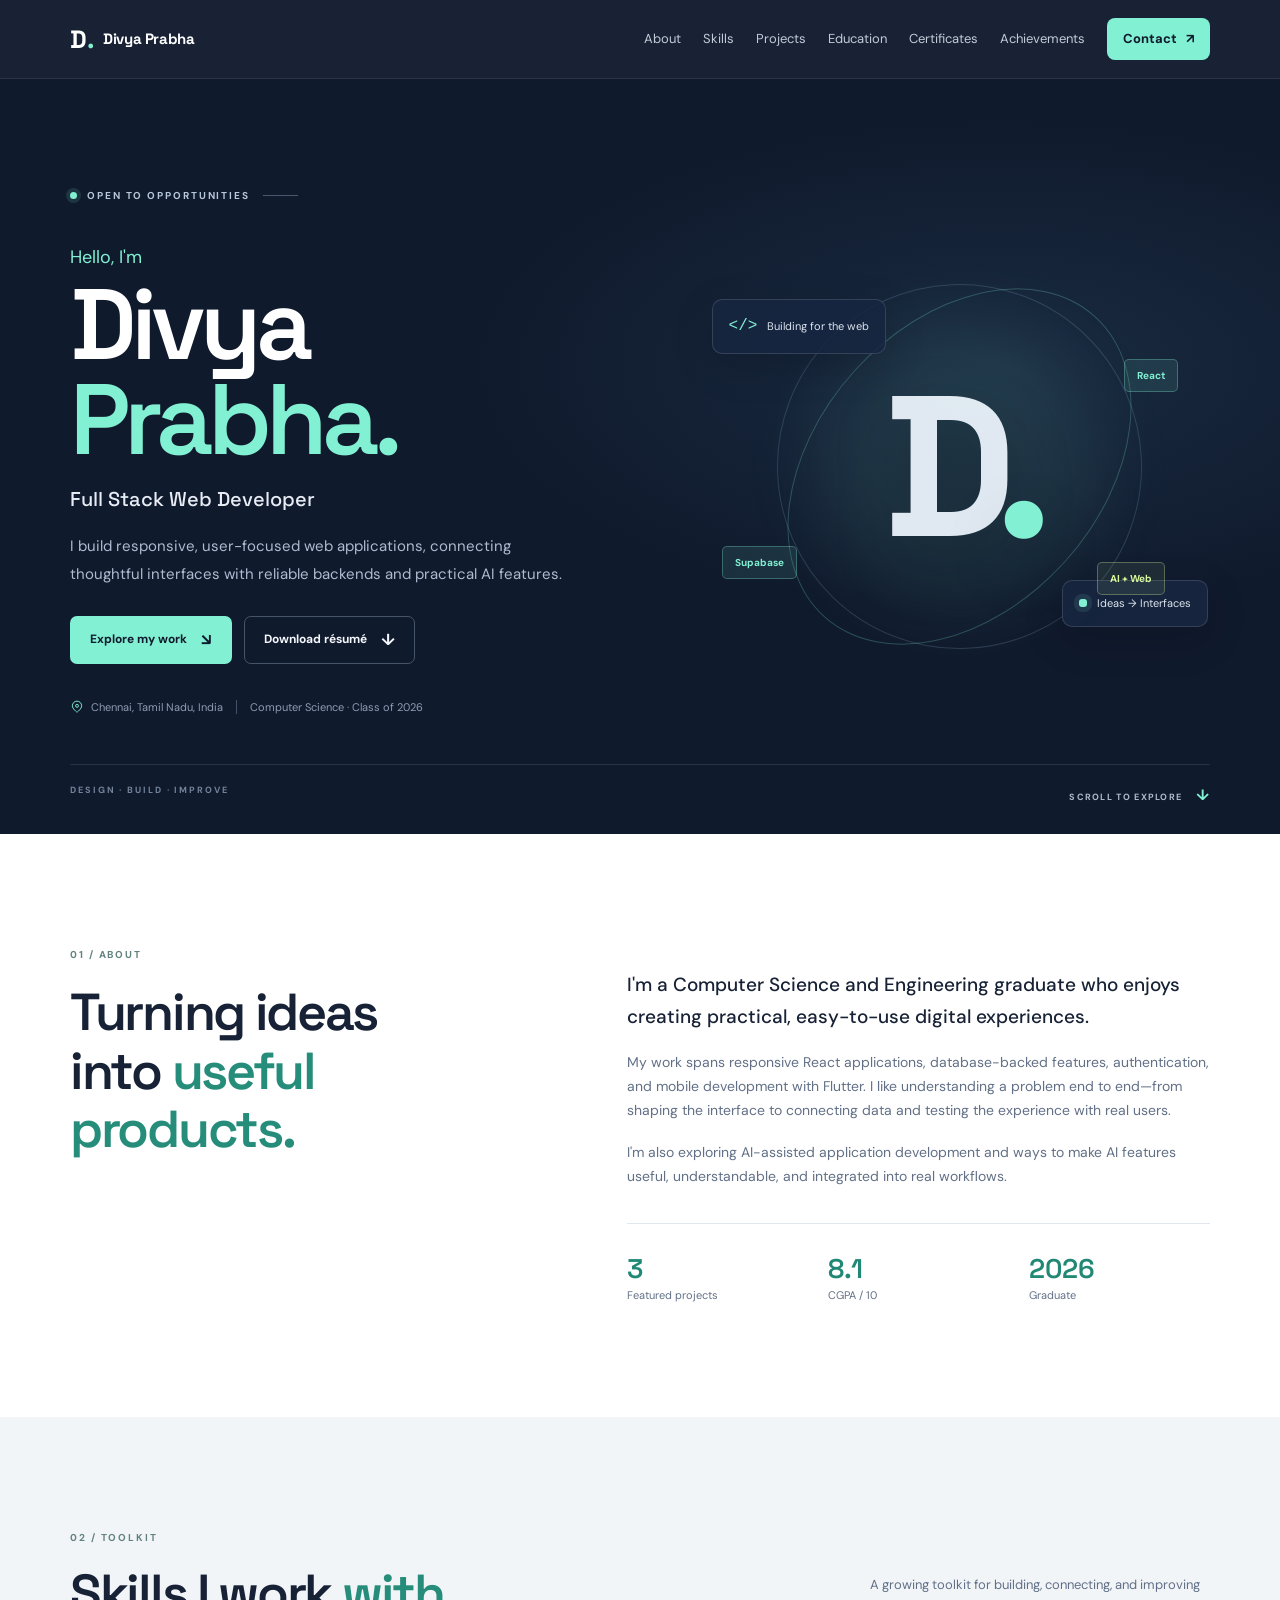
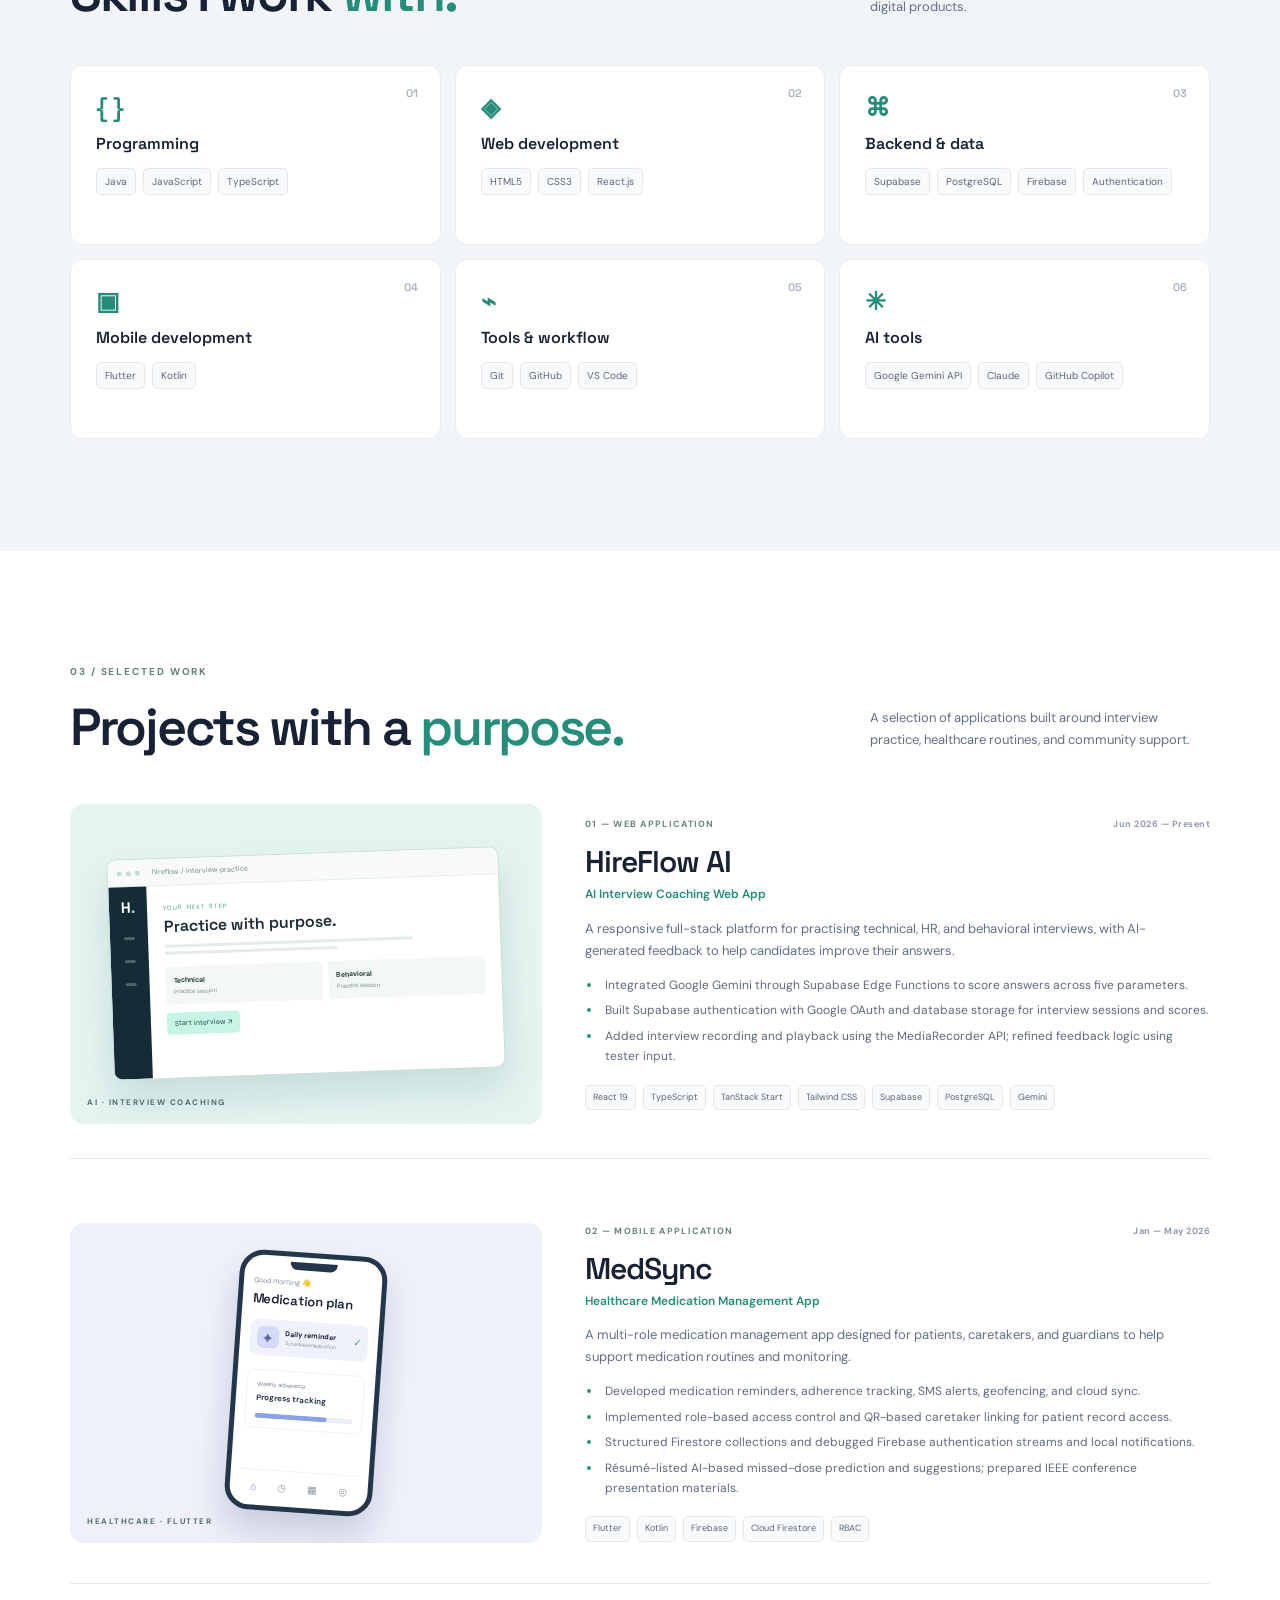
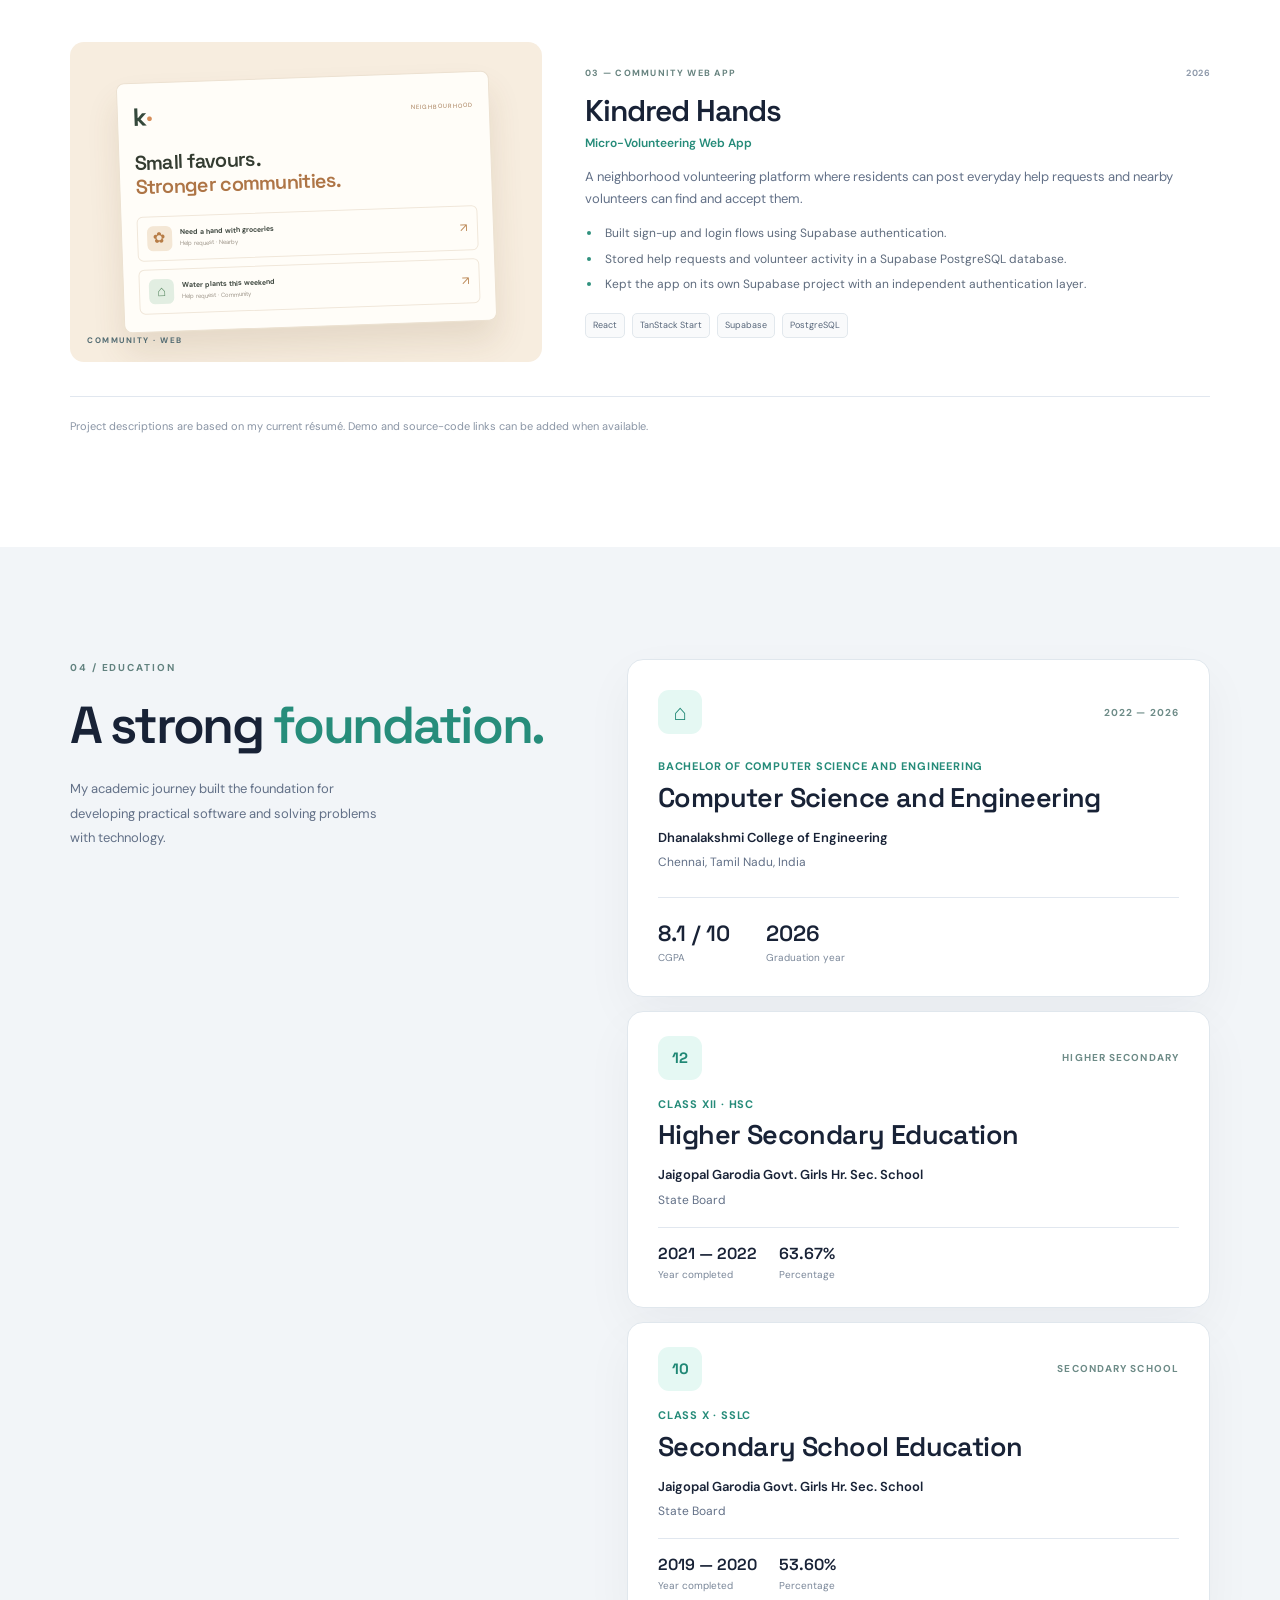
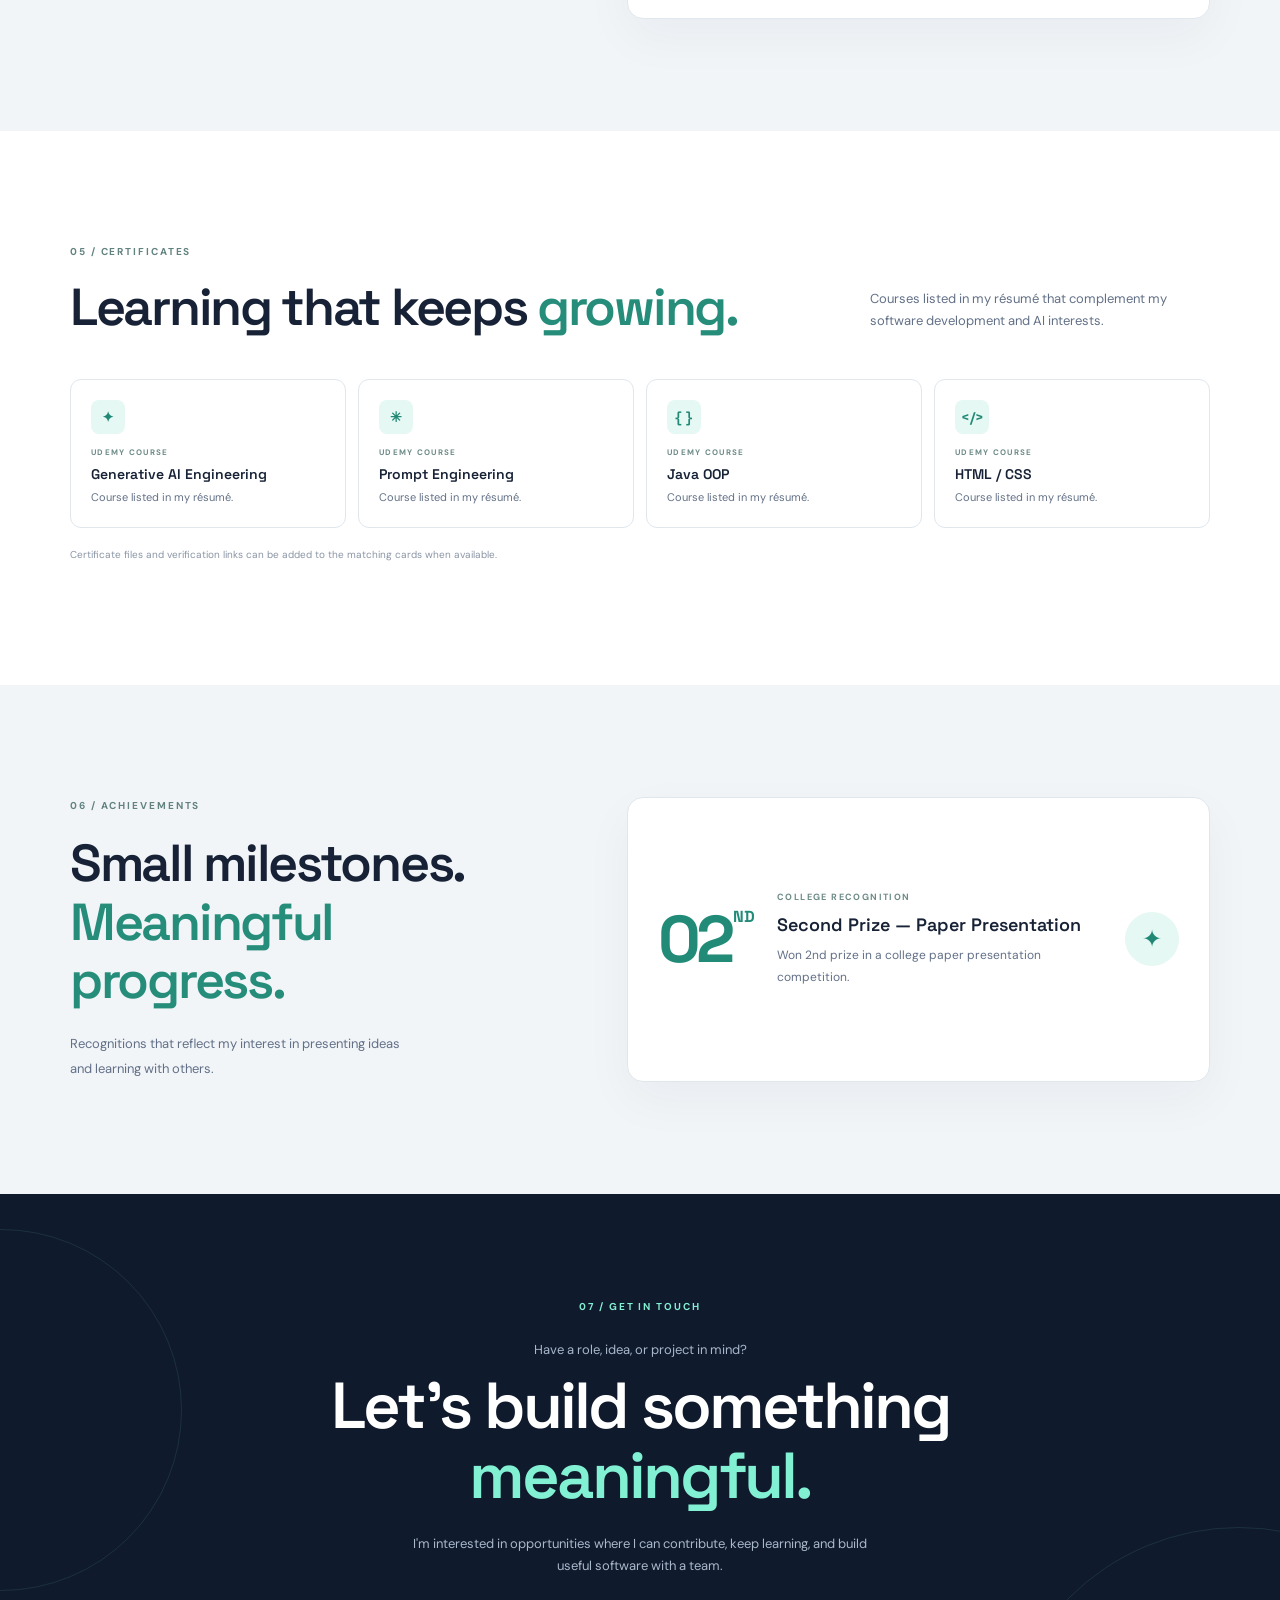
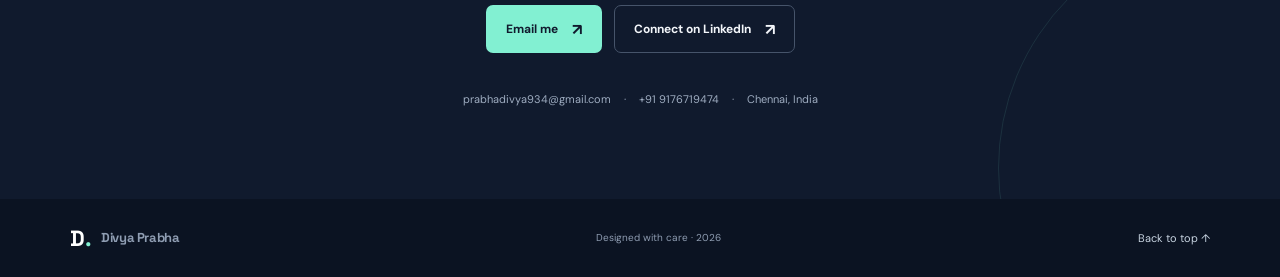
<file: DivyaPrabha_Portfolio/index.html>
<!doctype html>
<html lang="en">

<head>
  <meta charset="utf-8" />
  <meta name="viewport" content="width=device-width, initial-scale=1" />
  <meta name="theme-color" content="#101a2d" />
  <meta name="description"
    content="Portfolio of Divya Prabha, a Full Stack Web Developer working with React, TypeScript, Supabase, Firebase, and AI-assisted application development." />
  <title>Divya Prabha | Full Stack Web Developer</title>
  <link rel="preconnect" href="https://fonts.googleapis.com" />
  <link rel="preconnect" href="https://fonts.gstatic.com" crossorigin />
  <link
    href="https://fonts.googleapis.com/css2?family=DM+Sans:wght@400;500;600;700&family=Space+Grotesk:wght@400;500;600;700&display=swap"
    rel="stylesheet" />
  <link rel="stylesheet" href="styles.css" />
</head>

<body>
  <a class="skip-link" href="#main">Skip to content</a>
  <header class="site-header">
    <div class="nav-wrap container">
      <a class="brand" href="#home" aria-label="Divya Prabha home"><span class="brand-mark">D<span>.</span></span><span
          class="brand-name">Divya Prabha</span></a>
      <button class="menu-toggle" type="button" aria-label="Open navigation" aria-expanded="false"
        aria-controls="primary-nav"><span></span><span></span></button>
      <nav class="nav-links" id="primary-nav" aria-label="Main navigation">
        <a href="#about">About</a>
        <a href="#skills">Skills</a>
        <a href="#projects">Projects</a>
        <a href="#education">Education</a>
        <a href="#certificates">Certificates</a>
        <a href="#achievements">Achievements</a>
        <a class="nav-contact" href="#contact">Contact <span aria-hidden="true">↗</span></a>
      </nav>
    </div>
  </header>

  <main id="main">
    <section class="hero section" id="home">
      <div class="hero-grid container">
        <div class="hero-copy">
          <div class="eyebrow"><span class="status-dot"></span> OPEN TO OPPORTUNITIES <span class="eyebrow-line"></span>
          </div>
          <p class="hero-kicker">Hello, I'm</p>
          <h1>Divya<br /><span>Prabha.</span></h1>
          <h2>Full Stack Web Developer</h2>
          <p class="hero-description">I build responsive, user-focused web applications, connecting thoughtful
            interfaces with reliable backends and practical AI features.</p>
          <div class="hero-actions">
            <a class="button button-primary" href="#projects">Explore my work <span aria-hidden="true">↘</span></a>
            <a class="button button-outline" href="assets/Divya_Prabha_Resume.pdf" download>Download résumé <span
                aria-hidden="true">↓</span></a>
          </div>
          <div class="hero-meta">
            <span><svg viewBox="0 0 24 24" aria-hidden="true">
                <path d="M20 10c0 5-8 11-8 11S4 15 4 10a8 8 0 1 1 16 0Z" />
                <circle cx="12" cy="10" r="2.5" />
              </svg> Chennai, Tamil Nadu, India</span>
            <span class="meta-divider"></span>
            <span>Computer Science · Class of 2026</span>
          </div>
        </div>
        <div class="hero-art" aria-label="Decorative initials and technology motifs" role="img">
          <div class="art-orbit orbit-one"></div>
          <div class="art-orbit orbit-two"></div>
          <div class="art-glow"></div>
          <div class="art-card art-card-top"><span class="mini-icon">&lt;/&gt;</span><span>Building for the web</span>
          </div>
          <div class="monogram">D<span>.</span></div>
          <div class="art-card art-card-bottom"><span class="code-dot"></span><span>Ideas → Interfaces</span></div>
          <div class="art-chip chip-react">React</div>
          <div class="art-chip chip-db">Supabase</div>
          <div class="art-chip chip-ai">AI + Web</div>
        </div>
      </div>
      <div class="hero-bottom container"><span>DESIGN · BUILD · IMPROVE</span><a href="#about"
          aria-label="Scroll to about section" class="scroll-cue">SCROLL TO EXPLORE <span>↓</span></a></div>
    </section>

    <section class="section about-section" id="about">
      <div class="container section-grid">
        <div class="section-heading">
          <p class="section-label">01 / ABOUT</p>
          <h2>Turning ideas<br />into <span>useful products.</span></h2>
        </div>
        <div class="about-content">
          <p class="lead">I'm a Computer Science and Engineering graduate who enjoys creating practical, easy-to-use
            digital experiences.</p>
          <p>My work spans responsive React applications, database-backed features, authentication, and mobile
            development with Flutter. I like understanding a problem end to end—from shaping the interface to connecting
            data and testing the experience with real users.</p>
          <p>I'm also exploring AI-assisted application development and ways to make AI features useful, understandable,
            and integrated into real workflows.</p>
          <div class="about-facts">
            <div><strong>3</strong><span>Featured projects</span></div>
            <div><strong>8.1</strong><span>CGPA / 10</span></div>
            <div><strong>2026</strong><span>Graduate</span></div>
          </div>
        </div>
      </div>
    </section>

    <section class="section skills-section" id="skills">
      <div class="container">
        <div class="section-heading heading-row">
          <div>
            <p class="section-label">02 / TOOLKIT</p>
            <h2>Skills I work <span>with.</span></h2>
          </div>
          <p class="heading-note">A growing toolkit for building, connecting, and improving digital products.</p>
        </div>
        <div class="skills-grid">
          <article class="skill-card">
            <div class="skill-number">01</div>
            <div class="skill-icon">{ }</div>
            <h3>Programming</h3>
            <div class="tag-list"><span>Java</span><span>JavaScript</span><span>TypeScript</span></div>
          </article>
          <article class="skill-card">
            <div class="skill-number">02</div>
            <div class="skill-icon">◈</div>
            <h3>Web development</h3>
            <div class="tag-list"><span>HTML5</span><span>CSS3</span><span>React.js</span>
            </div>
          </article>
          <article class="skill-card">
            <div class="skill-number">03</div>
            <div class="skill-icon">⌘</div>
            <h3>Backend & data</h3>
            <div class="tag-list">
              <span>Supabase</span><span>PostgreSQL</span><span>Firebase</span><span>Authentication</span>
            </div>
          </article>
          <article class="skill-card">
            <div class="skill-number">04</div>
            <div class="skill-icon">▣</div>
            <h3>Mobile development</h3>
            <div class="tag-list"><span>Flutter</span><span>Kotlin</span></div>
          </article>
          <article class="skill-card">
            <div class="skill-number">05</div>
            <div class="skill-icon">⌁</div>
            <h3>Tools & workflow</h3>
            <div class="tag-list"><span>Git</span><span>GitHub</span><span>VS Code</span></div>
          </article>
          <article class="skill-card">
            <div class="skill-number">06</div>
            <div class="skill-icon">✳</div>
            <h3>AI tools</h3>
            <div class="tag-list"><span>Google Gemini API</span><span>Claude</span><span>GitHub Copilot</span></div>
          </article>
        </div>
      </div>
    </section>

    <section class="section projects-section" id="projects">
      <div class="container">
        <div class="section-heading heading-row">
          <div>
            <p class="section-label">03 / SELECTED WORK</p>
            <h2>Projects with a <span>purpose.</span></h2>
          </div>
          <p class="heading-note">A selection of applications built around interview practice, healthcare routines, and
            community support.</p>
        </div>
        <div class="projects-list">
          <article class="project-card project-featured">
            <div class="project-visual visual-hireflow">
              <div class="visual-window">
                <div class="window-bar"><i></i><i></i><i></i><span>hireflow / interview practice</span></div>
                <div class="mock-dashboard">
                  <div class="mock-sidebar"><b>H<span>.</span></b><i></i><i></i><i></i></div>
                  <div class="mock-main"><span class="mock-overline">YOUR NEXT STEP</span><strong>Practice with
                      purpose.</strong>
                    <div class="mock-lines"><i></i><i></i></div>
                    <div class="mock-panels"><span><b>Technical</b><small>Practice
                          session</small></span><span><b>Behavioral</b><small>Practice session</small></span></div>
                    <div class="mock-action">Start interview ↗</div>
                  </div>
                </div>
              </div><span class="visual-caption">AI · INTERVIEW COACHING</span>
            </div>
            <div class="project-info">
              <div class="project-topline"><span class="project-type">01 — WEB APPLICATION</span><span
                  class="project-year">Jun 2026 — Present</span></div>
              <h3>HireFlow AI</h3>
              <p class="project-subtitle">AI Interview Coaching Web App</p>
              <p>A responsive full-stack platform for practising technical, HR, and behavioral interviews, with
                AI-generated feedback to help candidates improve their answers.</p>
              <ul class="project-highlights">
                <li>Integrated Google Gemini through Supabase Edge Functions to score answers across five parameters.
                </li>
                <li>Built Supabase authentication with Google OAuth and database storage for interview sessions and
                  scores.</li>
                <li>Added interview recording and playback using the MediaRecorder API; refined feedback logic using
                  tester input.</li>
              </ul>
              <div class="project-tags"><span>React 19</span><span>TypeScript</span><span>TanStack
                  Start</span><span>Tailwind CSS</span><span>Supabase</span><span>PostgreSQL</span><span>Gemini</span>
              </div>
            </div>
          </article>
          <article class="project-card">
            <div class="project-visual visual-medsync">
              <div class="phone-mock">
                <div class="phone-notch"></div>
                <div class="phone-screen">
                  <div class="phone-greeting">Good morning 👋</div>
                  <div class="phone-title">Medication plan</div>
                  <div class="medicine-tile"><span class="pill-art">✦</span><span><b>Daily reminder</b><small>Scheduled
                        medication</small></span><em>✓</em></div>
                  <div class="phone-progress"><span>Weekly adherence</span><b>Progress tracking</b>
                    <div><i></i></div>
                  </div>
                  <div class="phone-nav"><span>⌂</span><span>◷</span><span>▦</span><span>◎</span></div>
                </div>
              </div><span class="visual-caption">HEALTHCARE · FLUTTER</span>
            </div>
            <div class="project-info">
              <div class="project-topline"><span class="project-type">02 — MOBILE APPLICATION</span><span
                  class="project-year">Jan — May 2026</span></div>
              <h3>MedSync</h3>
              <p class="project-subtitle">Healthcare Medication Management App</p>
              <p>A multi-role medication management app designed for patients, caretakers, and guardians to help support
                medication routines and monitoring.</p>
              <ul class="project-highlights">
                <li>Developed medication reminders, adherence tracking, SMS alerts, geofencing, and cloud sync.</li>
                <li>Implemented role-based access control and QR-based caretaker linking for patient record access.</li>
                <li>Structured Firestore collections and debugged Firebase authentication streams and local
                  notifications.</li>
                <li>Résumé-listed AI-based missed-dose prediction and suggestions; prepared IEEE conference presentation
                  materials.</li>
              </ul>
              <div class="project-tags"><span>Flutter</span><span>Kotlin</span><span>Firebase</span><span>Cloud
                  Firestore</span><span>RBAC</span></div>
            </div>
          </article>
          <article class="project-card">
            <div class="project-visual visual-kindred">
              <div class="community-board">
                <div class="community-top"><span class="community-logo">k<span>·</span></span><span
                    class="community-badge">NEIGHBOURHOOD</span></div>
                <h4>Small favours.<br /><span>Stronger communities.</span></h4>
                <div class="help-request"><span class="request-icon">✿</span><span><b>Need a hand with
                      groceries</b><small>Help request · Nearby</small></span><span class="request-arrow">↗</span></div>
                <div class="help-request second"><span class="request-icon">⌂</span><span><b>Water plants this
                      weekend</b><small>Help request · Community</small></span><span class="request-arrow">↗</span>
                </div>
              </div><span class="visual-caption">COMMUNITY · WEB</span>
            </div>
            <div class="project-info">
              <div class="project-topline"><span class="project-type">03 — COMMUNITY WEB APP</span><span
                  class="project-year">2026</span></div>
              <h3>Kindred Hands</h3>
              <p class="project-subtitle">Micro-Volunteering Web App</p>
              <p>A neighborhood volunteering platform where residents can post everyday help requests and nearby
                volunteers can find and accept them.</p>
              <ul class="project-highlights">
                <li>Built sign-up and login flows using Supabase authentication.</li>
                <li>Stored help requests and volunteer activity in a Supabase PostgreSQL database.</li>
                <li>Kept the app on its own Supabase project with an independent authentication layer.</li>
              </ul>
              <div class="project-tags"><span>React</span><span>TanStack
                  Start</span><span>Supabase</span><span>PostgreSQL</span></div>
            </div>
          </article>
        </div>
        <p class="project-footnote">Project descriptions are based on my current résumé. Demo and source-code links can
          be added when available.</p>
      </div>
    </section>

    <section class="section education-section" id="education">
      <div class="container section-grid">
        <div class="section-heading">
          <p class="section-label">04 / EDUCATION</p>
          <h2>A strong <span>foundation.</span></h2>
          <p class="section-intro">My academic journey built the foundation for developing practical software and
            solving problems with technology.</p>
        </div>
        <div class="education-items">
          <article class="education-card">
            <div class="education-card-top"><span class="education-icon" aria-hidden="true">⌂</span><span
                class="education-year">2022 — 2026</span></div>
            <p class="education-degree">Bachelor of Computer Science and Engineering</p>
            <h3>Computer Science and Engineering</h3>
            <p class="education-college">Dhanalakshmi College of Engineering</p>
            <p class="education-location">Chennai, Tamil Nadu, India</p>
            <div class="education-stats">
              <div><strong>8.1 / 10</strong><span>CGPA</span></div>
              <div><strong>2026</strong><span>Graduation year</span></div>
            </div>
          </article>

          <article class="education-card school-card">
            <div class="education-card-top"><span class="education-icon" aria-hidden="true">12</span><span
                class="education-year">HIGHER SECONDARY</span></div>
            <p class="education-degree">Class XII · HSC</p>
            <h3>Higher Secondary Education</h3>
            <p class="education-college">Jaigopal Garodia Govt. Girls Hr. Sec. School</p>
            <p class="education-location">State Board</p>
            <div class="education-stats">
              <div><strong>2021 — 2022</strong><span>Year completed</span></div>
              <div><strong>63.67%</strong><span>Percentage</span></div>
            </div>
          </article>

          <article class="education-card school-card">
            <div class="education-card-top"><span class="education-icon" aria-hidden="true">10</span><span
                class="education-year">SECONDARY SCHOOL</span></div>
            <p class="education-degree">Class X · SSLC</p>
            <h3>Secondary School Education</h3>
            <p class="education-college">Jaigopal Garodia Govt. Girls Hr. Sec. School</p>
            <p class="education-location">State Board</p>
            <div class="education-stats">
              <div><strong>2019 — 2020</strong><span>Year completed</span></div>
              <div><strong>53.60%</strong><span>Percentage</span></div>
            </div>
          </article>
        </div>
      </div>
    </section>

    <section class="section certificates-section" id="certificates">
      <div class="container">
        <div class="section-heading heading-row">
          <div>
            <p class="section-label">05 / CERTIFICATES</p>
            <h2>Learning that keeps <span>growing.</span></h2>
          </div>
          <p class="heading-note">Courses listed in my résumé that complement my software development and AI interests.
          </p>
        </div>
        <div class="certificate-grid certificate-grid-standalone">
          <article class="certificate-card">
            <div class="certificate-icon" aria-hidden="true">✦</div>
            <div class="certificate-issuer">UDEMY COURSE</div>
            <h4>Generative AI Engineering</h4>
            <p>Course listed in my résumé.</p>
          </article>
          <article class="certificate-card">
            <div class="certificate-icon" aria-hidden="true">✳</div>
            <div class="certificate-issuer">UDEMY COURSE</div>
            <h4>Prompt Engineering</h4>
            <p>Course listed in my résumé.</p>
          </article>
          <article class="certificate-card">
            <div class="certificate-icon" aria-hidden="true">{ }</div>
            <div class="certificate-issuer">UDEMY COURSE</div>
            <h4>Java OOP</h4>
            <p>Course listed in my résumé.</p>
          </article>
          <article class="certificate-card">
            <div class="certificate-icon" aria-hidden="true">&lt;/&gt;</div>
            <div class="certificate-issuer">UDEMY COURSE</div>
            <h4>HTML / CSS</h4>
            <p>Course listed in my résumé.</p>
          </article>
        </div>
        <p class="certificate-note standalone-certificate-note">Certificate files and verification links can be added to
          the matching cards when available.</p>
      </div>
    </section>

    <section class="section achievements-section" id="achievements">
      <div class="container section-grid">
        <div class="section-heading">
          <p class="section-label">06 / ACHIEVEMENTS</p>
          <h2>Small milestones.<br /><span>Meaningful progress.</span></h2>
          <p class="section-intro">Recognitions that reflect my interest in presenting ideas and learning with others.
          </p>
        </div>
        <article class="achievement-card">
          <div class="achievement-number">02<span>ND</span></div>
          <div class="achievement-content">
            <p class="achievement-label">COLLEGE RECOGNITION</p>
            <h3>Second Prize — Paper Presentation</h3>
            <p>Won 2nd prize in a college paper presentation competition.</p>
          </div>
          <div class="achievement-trophy" aria-hidden="true">✦</div>
        </article>
      </div>
    </section>

    <section class="contact-section section" id="contact">
      <div class="container contact-inner">
        <p class="section-label">07 / GET IN TOUCH</p>
        <p class="contact-overline">Have a role, idea, or project in mind?</p>
        <h2>Let's build something<br /><span>meaningful.</span></h2>
        <p class="contact-description">I'm interested in opportunities where I can contribute, keep learning, and build
          useful software with a team.</p>
        <div class="contact-actions"><a class="button button-primary"
            href="https://mail.google.com/mail/?view=cm&fs=1&to=prabhadivya934%40gmail.com" target="_blank"
            rel="noopener noreferrer">Email me <span aria-hidden="true">↗</span></a><a class="button button-outline"
            href="https://www.linkedin.com/in/divya-prabha-2399a2292" target="_blank" rel="noopener noreferrer">Connect
            on LinkedIn <span aria-hidden="true">↗</span></a></div>
        <div class="contact-details"><a href="https://mail.google.com/mail/?view=cm&fs=1&to=prabhadivya934%40gmail.com"
            target="_blank" rel="noopener noreferrer">prabhadivya934@gmail.com</a><span>·</span><a
            href="tel:+919176719474">+91 9176719474</a><span>·</span><span>Chennai, India</span></div>
      </div>
    </section>
  </main>

  <footer class="site-footer">
    <div class="container footer-inner"><a class="brand footer-brand" href="#home"><span
          class="brand-mark">D<span>.</span></span><span class="brand-name">Divya Prabha</span></a>
      <p>Designed with care · <span id="current-year">2026</span></p><a class="back-top" href="#home">Back to top ↑</a>
    </div>
  </footer>
  <script src="script.js"></script>
</body>

</html>
</file>
<file: DivyaPrabha_Portfolio/styles.css>
:root{--ink:#182236;--muted:#627087;--navy:#101a2d;--navy2:#172640;--teal:#82f0d2;--lime:#d9f99d;--paper:#f7f8fb;--white:#fff;--line:#e1e7ef;--radius:20px;--font-body:'DM Sans',sans-serif;--font-display:'Space Grotesk',sans-serif}*{box-sizing:border-box}html{scroll-behavior:smooth;scroll-padding-top:90px}body{margin:0;color:var(--ink);background:var(--paper);font-family:var(--font-body);font-size:15px;line-height:1.7;-webkit-font-smoothing:antialiased}a{color:inherit;text-decoration:none}button,a{-webkit-tap-highlight-color:transparent}button{font:inherit}.container{width:min(1140px,calc(100% - 48px));margin-inline:auto}.section{padding:112px 0}.skip-link{position:absolute;top:-50px;left:20px;background:var(--teal);padding:8px 14px;color:var(--navy);z-index:100}.skip-link:focus{top:10px}.site-header{position:sticky;top:0;z-index:50;background:rgba(16,26,45,.96);backdrop-filter:blur(15px);border-bottom:1px solid rgba(255,255,255,.08);color:#fff}.nav-wrap{height:78px;display:flex;align-items:center;justify-content:space-between}.brand{display:inline-flex;align-items:center;gap:10px;font-family:var(--font-display);font-weight:700;letter-spacing:-.4px}.brand-mark{font-size:25px;line-height:1;color:#fff}.brand-mark span,.brand-name span{color:var(--teal)}.brand-name{font-size:15px}.nav-links{display:flex;align-items:center;gap:34px;font-size:13px;color:#c3cbd8}.nav-links a{transition:color .2s}.nav-links a:hover,.nav-links a:focus-visible{color:var(--teal)}.nav-links .nav-contact{color:var(--navy);background:var(--teal);padding:10px 16px;border-radius:8px;font-weight:700}.nav-links .nav-contact:hover{color:var(--navy);background:#a1f5df}.nav-contact span{margin-left:6px}.menu-toggle{display:none}.hero{padding:90px 0 25px;background:radial-gradient(ellipse at 78% 38%,rgba(49,87,116,.28),transparent 37%),var(--navy);color:#fff;overflow:hidden;min-height:680px;display:flex;flex-direction:column;justify-content:space-between}.hero-grid{display:grid;grid-template-columns:1.08fr .92fr;align-items:center;gap:50px;flex:1}.hero-copy{padding:18px 0 48px}.eyebrow,.section-label,.project-type,.hero-bottom,.visual-caption,.project-year,.timeline-date{font-size:10px;letter-spacing:1.9px;font-weight:700}.eyebrow{display:flex;align-items:center;gap:10px;color:#b8c8dc}.status-dot{width:7px;height:7px;border-radius:50%;background:var(--teal);box-shadow:0 0 0 4px rgba(130,240,210,.12)}.eyebrow-line{height:1px;width:35px;background:#4a5970;margin-left:3px}.hero-kicker{margin:38px 0 0;color:var(--teal);font-size:18px}.hero h1{font:600 clamp(62px,8vw,100px)/.95 var(--font-display);letter-spacing:-6px;margin:4px 0 19px}.hero h1 span{color:var(--teal)}.hero h2{font:500 20px var(--font-display);margin:0;color:#e8edf5}.hero-description{max-width:510px;color:#aebbd0;font-size:15px;line-height:1.9;margin:20px 0 27px}.hero-actions,.contact-actions{display:flex;flex-wrap:wrap;gap:12px}.button{display:inline-flex;align-items:center;justify-content:center;gap:14px;min-height:48px;padding:0 19px;border:1px solid transparent;border-radius:7px;font-weight:700;font-size:12px;transition:transform .2s,background .2s,border-color .2s}.button:hover{transform:translateY(-2px)}.button-primary{background:var(--teal);color:var(--navy)}.button-primary:hover{background:#a1f5df}.button-outline{border-color:#46546a;color:#f3f6fa;background:transparent}.button-outline:hover{border-color:var(--teal);color:var(--teal)}.button span{font-size:16px}.hero-meta{margin-top:34px;display:flex;align-items:center;gap:13px;flex-wrap:wrap;color:#8e9db4;font-size:11px}.hero-meta span:first-child{display:flex;align-items:center;gap:7px}.hero-meta svg{width:14px;height:14px;fill:none;stroke:var(--teal);stroke-width:1.6}.meta-divider{height:14px;width:1px;background:#45536a}.hero-art{position:relative;min-height:440px;display:grid;place-items:center;isolation:isolate}.art-glow{position:absolute;width:280px;height:280px;border-radius:50%;background:rgba(130,240,210,.09);filter:blur(36px)}.art-orbit{position:absolute;width:365px;height:365px;border:1px solid rgba(159,194,218,.19);border-radius:50%;transform:rotate(-24deg)}.orbit-two{width:285px;height:405px;transform:rotate(42deg);border-color:rgba(130,240,210,.24)}.monogram{font:700 200px/.9 var(--font-display);letter-spacing:-18px;color:rgba(235,243,251,.95);text-shadow:0 25px 70px rgba(0,0,0,.2);position:relative;z-index:2}.monogram span{color:var(--teal)}.art-card{position:absolute;z-index:3;display:flex;align-items:center;gap:10px;padding:13px 16px;border:1px solid rgba(255,255,255,.13);background:rgba(23,38,64,.88);box-shadow:0 12px 40px rgba(0,0,0,.16);border-radius:10px;font-size:11px;color:#dce5ef}.art-card-top{top:52px;left:3px}.art-card-bottom{bottom:60px;right:2px}.mini-icon{font-family:monospace;color:var(--teal);font-size:16px}.code-dot{width:8px;height:8px;background:var(--teal);border-radius:3px;box-shadow:0 0 0 5px rgba(130,240,210,.1)}.art-chip{position:absolute;z-index:4;padding:7px 12px;border-radius:5px;background:rgba(130,240,210,.1);border:1px solid rgba(130,240,210,.3);color:var(--teal);font-size:10px;font-weight:700}.chip-react{top:112px;right:32px}.chip-db{bottom:108px;left:13px}.chip-ai{right:45px;top:calc(50% + 95px);color:var(--lime);border-color:rgba(217,249,157,.3);background:rgba(217,249,157,.08)}.hero-bottom{display:flex;justify-content:space-between;color:#74849c;border-top:1px solid rgba(255,255,255,.1);padding-top:18px;font-size:9px}.scroll-cue{color:#aebbd0;letter-spacing:1.3px}.scroll-cue span{color:var(--teal);font-size:15px;margin-left:10px}.about-section{background:#fff}.section-grid{display:grid;grid-template-columns:.9fr 1.1fr;gap:80px}.section-label{margin:0 0 20px;color:#62827f}.section-heading h2{font:600 clamp(36px,4.3vw,52px)/1.13 var(--font-display);letter-spacing:-2.3px;margin:0}.section-heading h2 span,.heading-row h2 span{color:#278d7b}.about-content{padding-top:23px}.about-content p{color:var(--muted);margin:0 0 18px;max-width:600px;font-size:14px}.about-content .lead{font-size:19px;line-height:1.7;color:var(--ink);font-weight:500}.about-facts{display:grid;grid-template-columns:repeat(3,1fr);gap:20px;margin-top:35px;padding-top:27px;border-top:1px solid var(--line)}.about-facts div{display:flex;flex-direction:column}.about-facts strong{font:600 27px var(--font-display);color:#208875}.about-facts span{font-size:11px;color:var(--muted)}.skills-section{background:#f2f5f8}.heading-row{display:flex;justify-content:space-between;align-items:flex-end;gap:40px;margin-bottom:42px}.heading-row .section-label{margin-bottom:18px}.heading-note{max-width:340px;margin:0 0 5px;color:var(--muted);font-size:13px}.skills-grid{display:grid;grid-template-columns:repeat(3,1fr);gap:14px}.skill-card{position:relative;padding:25px 25px 28px;background:#fff;border:1px solid #e8edf2;border-radius:12px;min-height:180px;transition:transform .2s,border-color .2s}.skill-card:hover{transform:translateY(-4px);border-color:#b7dcd4}.skill-number{position:absolute;right:22px;top:20px;color:#a7b1bf;font:600 11px var(--font-display)}.skill-icon{font:600 25px var(--font-display);color:#258c79;margin-bottom:10px}.skill-card h3{font:600 16px var(--font-display);margin:0 0 14px}.tag-list,.project-tags,.cert-list{display:flex;flex-wrap:wrap;gap:7px}.tag-list span,.project-tags span,.cert-list span{border:1px solid #e2e8ed;color:#57667a;background:#f9fafb;border-radius:5px;padding:4px 8px;font-size:10px}.projects-section{background:#fff}.projects-list{display:flex;flex-direction:column;gap:28px}.project-card{display:grid;grid-template-columns:.86fr 1.14fr;gap:43px;align-items:center;padding:30px 0 34px;border-bottom:1px solid var(--line)}.project-card:first-child{padding-top:5px}.project-visual{position:relative;min-height:320px;border-radius:14px;display:flex;align-items:center;justify-content:center;overflow:hidden}.visual-hireflow{background:#e4f4f1}.visual-medsync{background:#eef0fa}.visual-kindred{background:#f7eddf}.visual-caption{position:absolute;left:17px;bottom:14px;font-size:8px;letter-spacing:1.5px;color:#526b72}.visual-window{width:83%;border:1px solid #cbdedb;border-radius:9px;background:#fff;box-shadow:0 20px 35px rgba(41,94,85,.15);overflow:hidden;transform:rotate(-2deg)}.window-bar{height:27px;background:#f7faf9;border-bottom:1px solid #e5eeec;display:flex;align-items:center;gap:4px;padding:0 9px}.window-bar i{width:5px;height:5px;background:#c5d8d4;border-radius:50%}.window-bar span{font-size:7px;color:#6f8b86;margin-left:8px}.mock-dashboard{display:flex;min-height:192px}.mock-sidebar{width:38px;background:#152b36;display:flex;flex-direction:column;align-items:center;gap:20px;padding:11px 0}.mock-sidebar b{font:700 15px var(--font-display);color:#fff}.mock-sidebar b span{color:#86e8cf}.mock-sidebar i{display:block;width:11px;height:3px;border-radius:4px;background:#49656a}.mock-main{padding:17px 16px;flex:1}.mock-overline{font-size:6px;letter-spacing:1.3px;color:#4a9b8a;display:block}.mock-main>strong{font:600 16px var(--font-display);display:block;margin:3px 0 8px;color:#1a2b36}.mock-lines{display:flex;flex-direction:column;gap:4px}.mock-lines i{height:3px;width:78%;background:#e4ecea;border-radius:4px}.mock-lines i:last-child{width:54%}.mock-panels{display:flex;gap:6px;margin-top:12px}.mock-panels span{flex:1;background:#f3f8f6;padding:8px;border-radius:4px}.mock-panels b,.mock-panels small{display:block}.mock-panels b{font-size:7px;color:#273d3e}.mock-panels small{font-size:6px;color:#81948f}.mock-action{margin-top:8px;padding:5px 8px;border-radius:4px;background:#c5f5e7;color:#17483d;font-size:7px;display:inline-block}.phone-mock{width:148px;height:260px;border:5px solid #24364c;border-radius:24px;background:#fff;box-shadow:0 20px 32px rgba(39,48,93,.18);position:relative;transform:rotate(4deg);padding:20px 10px 10px}.phone-notch{position:absolute;top:5px;left:50%;transform:translateX(-50%);width:47px;height:8px;background:#24364c;border-radius:0 0 7px 7px}.phone-screen{height:100%;position:relative}.phone-greeting{font-size:7px;color:#8190a1}.phone-title{font:600 13px var(--font-display);margin:3px 0 12px}.medicine-tile{display:flex;align-items:center;gap:6px;background:#f0f2fb;padding:7px;border-radius:7px}.pill-art{width:22px;height:22px;border-radius:6px;background:#d6dafa;color:#5d66a7;display:grid;place-items:center}.medicine-tile span:nth-child(2){display:flex;flex-direction:column;flex:1}.medicine-tile b{font-size:7px}.medicine-tile small{font-size:5px;color:#8790a4}.medicine-tile em{font-size:10px;color:#4f9a7f;font-style:normal}.phone-progress{margin-top:14px;padding:9px;border:1px solid #edf0f5;border-radius:7px}.phone-progress span,.phone-progress b{display:block;font-size:6px;color:#7b8799}.phone-progress b{font-size:8px;color:#2b3751;margin-top:2px}.phone-progress div{height:5px;border-radius:5px;background:#eaedf7;margin-top:8px;overflow:hidden}.phone-progress i{display:block;height:100%;width:73%;background:#8da1e7;border-radius:5px}.phone-nav{position:absolute;bottom:0;left:0;right:0;border-top:1px solid #edf0f5;display:flex;justify-content:space-around;padding-top:8px;font-size:10px;color:#8c96aa}.phone-nav span:first-child{color:#686fc1}.community-board{width:79%;background:#fffdf8;border:1px solid #ece1d1;border-radius:8px;padding:17px 15px;box-shadow:0 20px 32px rgba(111,78,36,.12);transform:rotate(-2deg)}.community-top{display:flex;align-items:center;justify-content:space-between}.community-logo{font:700 25px var(--font-display);color:#34483b}.community-logo span{color:#d58d59}.community-badge{font-size:6px;letter-spacing:1px;color:#a47b55}.community-board h4{font:600 20px/1.2 var(--font-display);letter-spacing:-.7px;margin:18px 0;color:#343c31}.community-board h4 span{color:#ae7546}.help-request{display:flex;align-items:center;gap:8px;padding:9px;border:1px solid #f0e7da;border-radius:6px;margin-top:8px}.request-icon{width:25px;height:25px;border-radius:6px;background:#f4e7d5;color:#b77c46;display:grid;place-items:center}.help-request>span:nth-child(2){display:flex;flex-direction:column;flex:1}.help-request b{font-size:7px;color:#3d463e}.help-request small{font-size:6px;color:#a0988c}.request-arrow{color:#bb8755;font-size:12px}.help-request.second .request-icon{background:#e2eee2;color:#5c8b65}.project-info{padding:7px 0}.project-topline{display:flex;justify-content:space-between;align-items:center;gap:15px;margin-bottom:12px}.project-type{color:#67837f;font-size:9px;letter-spacing:1.3px}.project-year{color:#8f9aab;font-size:9px;letter-spacing:.5px;white-space:nowrap}.project-info h3{font:600 30px/1.2 var(--font-display);letter-spacing:-1px;margin:0 0 4px}.project-subtitle{font-size:12px!important;color:#258b79!important;font-weight:600;margin:0 0 13px!important}.project-info>p{font-size:13px;color:var(--muted);margin:0 0 13px;max-width:600px}.project-highlights{padding-left:17px;margin:0 0 18px;color:#5e6b7d;font-size:12px}.project-highlights li{padding-left:3px;margin:5px 0}.project-highlights li::marker{color:#30917e}.project-tags span{font-size:9px;padding:4px 7px}.project-footnote{font-size:11px;color:#8a95a5;margin:20px 0 0}.journey-section{background:#f2f5f8}.journey-intro{color:var(--muted);font-size:13px;max-width:300px;margin-top:24px}.journey-content{padding-top:8px}.timeline-item{display:grid;grid-template-columns:16px 105px 1fr;gap:17px;position:relative;padding-bottom:34px}.timeline-item:not(:last-child)::before{content:"";position:absolute;left:6px;top:12px;bottom:0;width:1px;background:#cbd9da}.timeline-marker{width:13px;height:13px;border:3px solid #f2f5f8;border-radius:50%;background:#288b79;box-shadow:0 0 0 1px #7eb9ad;z-index:1;margin-top:4px}.timeline-date{font-size:9px;letter-spacing:1px;color:#6d8b87;padding-top:2px}.timeline-body h3{font:600 16px var(--font-display);margin:0 0 4px}.timeline-body p{margin:6px 0;color:var(--muted);font-size:12px}.timeline-body .timeline-place{color:#758398;font-size:11px}.timeline-body strong{color:var(--ink)}.cert-list{margin-top:12px}.cert-list span{background:#fff}.contact-section{background:var(--navy);color:#fff;text-align:center;padding:104px 0 90px;position:relative;overflow:hidden}.contact-section:before,.contact-section:after{content:"";position:absolute;width:360px;height:360px;border:1px solid rgba(130,240,210,.1);border-radius:50%;pointer-events:none}.contact-section:before{left:-180px;top:35px}.contact-section:after{right:-200px;bottom:-210px;width:480px;height:480px}.contact-inner{position:relative;z-index:1}.contact-section .section-label{color:var(--teal);margin-bottom:24px}.contact-overline{font-size:13px;color:#a8b7cb;margin:0 0 10px}.contact-section h2{font:600 clamp(42px,6vw,65px)/1.08 var(--font-display);letter-spacing:-3px;margin:0}.contact-section h2 span{color:var(--teal)}.contact-description{max-width:490px;margin:22px auto 28px;color:#aab8cb;font-size:13px}.contact-actions{justify-content:center}.contact-details{display:flex;align-items:center;justify-content:center;gap:13px;flex-wrap:wrap;margin-top:37px;color:#9fadc1;font-size:11px}.contact-details a:hover{color:var(--teal)}.site-footer{background:#0b1322;color:#8f9db2}.footer-inner{min-height:78px;display:flex;align-items:center;justify-content:space-between;gap:15px}.footer-brand .brand-mark{font-size:22px}.footer-brand .brand-name{font-size:13px}.footer-inner p{font-size:10px;margin:0}.back-top{font-size:11px;color:#c7d3e0}.back-top:hover{color:var(--teal)}
@media(min-width:1400px){.hero{min-height:730px}.hero-grid{padding-bottom:20px}}
@media(max-width:900px){.section{padding:85px 0}.hero{min-height:auto;padding-top:70px}.hero-grid{grid-template-columns:1fr .8fr;gap:15px}.hero h1{font-size:76px}.hero-art{min-height:360px}.art-orbit{width:290px;height:290px}.orbit-two{height:330px;width:240px}.monogram{font-size:160px}.art-card-top{left:0;top:38px}.art-card-bottom{right:0;bottom:40px}.chip-react{right:8px}.chip-db{left:0}.chip-ai{right:4px}.section-grid{gap:45px}.project-card{gap:28px;grid-template-columns:.9fr 1.1fr}.project-visual{min-height:290px}.project-topline{align-items:flex-start;flex-direction:column;gap:3px}.skills-grid{grid-template-columns:repeat(2,1fr)}}
@media(max-width:680px){.container{width:min(100% - 34px,540px)}.nav-wrap{height:68px}.menu-toggle{display:flex;width:40px;height:40px;border:1px solid rgba(255,255,255,.16);border-radius:8px;background:transparent;flex-direction:column;align-items:center;justify-content:center;gap:5px}.menu-toggle span{width:16px;height:1.5px;background:#fff;transition:transform .2s}.menu-toggle[aria-expanded="true"] span:first-child{transform:translateY(3.25px) rotate(45deg)}.menu-toggle[aria-expanded="true"] span:last-child{transform:translateY(-3.25px) rotate(-45deg)}.nav-links{display:none;position:absolute;top:67px;left:0;right:0;padding:18px 22px 22px;background:#101a2d;border-bottom:1px solid rgba(255,255,255,.1);flex-direction:column;align-items:stretch;gap:0}.nav-links.open{display:flex}.nav-links a{padding:12px 4px}.nav-links .nav-contact{margin-top:8px;text-align:center}.hero{padding:54px 0 20px}.hero-grid{grid-template-columns:1fr;gap:0}.hero-copy{padding:5px 0 0}.eyebrow{font-size:8px;letter-spacing:1.5px}.hero-kicker{margin-top:28px;font-size:15px}.hero h1{font-size:72px;letter-spacing:-4px}.hero h2{font-size:17px}.hero-description{font-size:13px;margin:16px 0 22px}.hero-actions{gap:9px}.button{min-height:46px;padding:0 14px;font-size:11px}.hero-meta{margin-top:25px;font-size:10px;gap:9px}.meta-divider{display:none}.hero-art{min-height:310px;margin-top:15px}.art-orbit{width:255px;height:255px}.orbit-two{width:205px;height:300px}.monogram{font-size:140px;letter-spacing:-12px}.art-card{padding:10px 12px;font-size:9px}.art-card-top{top:24px;left:8px}.art-card-bottom{right:5px;bottom:25px}.chip-react{top:50px;right:10px}.chip-db{bottom:68px;left:4px}.chip-ai{top:calc(50% + 60px);right:2px}.hero-bottom{font-size:8px;padding-top:15px}.section{padding:72px 0}.section-grid{grid-template-columns:1fr;gap:25px}.section-heading h2{font-size:39px;letter-spacing:-1.8px}.about-content{padding-top:0}.about-content .lead{font-size:17px}.about-facts{margin-top:25px;padding-top:20px}.about-facts strong{font-size:24px}.heading-row{display:block;margin-bottom:30px}.heading-note{margin-top:16px;font-size:12px}.skills-grid{grid-template-columns:1fr 1fr;gap:9px}.skill-card{min-height:178px;padding:20px 15px}.skill-number{right:14px;top:14px}.skill-card h3{font-size:14px}.tag-list{gap:5px}.tag-list span{font-size:9px;padding:4px 6px}.project-card{grid-template-columns:1fr;gap:20px;padding:24px 0 28px}.project-card:first-child{padding-top:0}.project-visual{min-height:275px}.project-info{padding:0}.project-topline{flex-direction:row;align-items:center;gap:9px;flex-wrap:wrap}.project-type{font-size:8px}.project-year{font-size:8px}.project-info h3{font-size:28px}.project-highlights{font-size:11px}.project-tags{gap:5px}.project-tags span{font-size:8px}.timeline-item{grid-template-columns:14px 1fr;gap:10px;padding-bottom:28px}.timeline-marker{grid-column:1;grid-row:1 / span 2}.timeline-date{grid-column:2;grid-row:1}.timeline-body{grid-column:2;grid-row:2}.journey-intro{margin-top:18px}.contact-section{padding:75px 0 64px}.contact-section h2{font-size:44px;letter-spacing:-2px}.contact-description{font-size:12px}.contact-details{gap:8px;font-size:10px}.footer-inner{padding:17px 0;min-height:0;flex-wrap:wrap}.footer-inner p{order:3;width:100%;text-align:center}.back-top{margin-left:auto}}
@media(max-width:390px){.hero h1{font-size:63px}.hero-actions{flex-direction:column;align-items:stretch}.button{width:100%}.skills-grid{grid-template-columns:1fr}.skill-card{min-height:auto}.project-topline{align-items:flex-start;flex-direction:column}.contact-details{flex-direction:column;gap:3px}.contact-details>span:nth-of-type(1),.contact-details>span:nth-of-type(2){display:none}}
@media(prefers-reduced-motion:reduce){html{scroll-behavior:auto}*,*::before,*::after{transition:none!important;animation:none!important}}


/* Certificate cards inside the Journey timeline */
.certificate-timeline-item .timeline-body { min-width: 0; }
.certificate-grid { display: grid; grid-template-columns: repeat(2, minmax(0, 1fr)); gap: 12px; margin-top: 18px; }
.certificate-card { min-width: 0; padding: 16px; border: 1px solid #e0e7ed; border-radius: 11px; background: #fff; transition: transform .2s ease, border-color .2s ease, box-shadow .2s ease; }
.certificate-card:hover { transform: translateY(-3px); border-color: #a7d5cc; box-shadow: 0 10px 24px rgba(24, 34, 54, .06); }
.certificate-icon { display: grid; place-items: center; width: 34px; height: 34px; margin-bottom: 12px; border-radius: 8px; background: #e5f8f3; color: #208875; font: 700 14px var(--font-display); }
.certificate-issuer { color: #6d8b87; font-size: 8px; font-weight: 700; letter-spacing: 1.3px; }
.certificate-card h4 { margin: 5px 0 6px; color: var(--ink); font: 600 14px/1.35 var(--font-display); }
.certificate-card p { margin: 0; color: var(--muted); font-size: 11px; line-height: 1.6; }
.certificate-note { margin-top: 14px !important; font-size: 10px !important; color: #8a95a5 !important; }
@media (max-width: 680px) { .certificate-grid { gap: 9px; } .certificate-card { padding: 13px; } .certificate-card h4 { font-size: 13px; } }
@media (max-width: 390px) { .certificate-grid { grid-template-columns: 1fr; } }

/* Separate Education, Certificates, and Achievements sections */
.nav-links { gap: 22px; }
.education-section { background: #f2f5f8; }
.section-intro { max-width: 330px; margin: 22px 0 0; color: var(--muted); font-size: 13px; line-height: 1.9; }
.education-card { padding: 30px; border: 1px solid #e0e7ed; border-radius: 16px; background: #fff; box-shadow: 0 18px 50px rgba(24, 34, 54, .045); }
.education-card-top { display: flex; align-items: center; justify-content: space-between; gap: 12px; margin-bottom: 23px; }
.education-icon { display: grid; place-items: center; width: 44px; height: 44px; border-radius: 11px; background: #e5f8f3; color: #208875; font: 700 22px var(--font-display); }
.education-year { color: #6d8b87; font-size: 10px; font-weight: 700; letter-spacing: 1.1px; }
.education-degree { margin: 0 0 4px; color: #258b79; font-size: 11px; font-weight: 700; letter-spacing: .8px; text-transform: uppercase; }
.education-card h3 { margin: 0; font: 600 clamp(20px, 2.4vw, 27px)/1.3 var(--font-display); letter-spacing: -.6px; }
.education-college { margin: 12px 0 3px; color: var(--ink); font-size: 13px; font-weight: 600; }
.education-location { margin: 0; color: var(--muted); font-size: 12px; }
.education-stats { display: flex; gap: 36px; border-top: 1px solid var(--line); padding-top: 21px; margin-top: 24px; }
.education-stats div { display: grid; gap: 2px; }
.education-stats strong { font: 600 22px var(--font-display); }
.education-stats span { color: #7a8799; font-size: 10px; }
.certificates-section { background: #fff; }
.certificate-grid-standalone { grid-template-columns: repeat(4, minmax(0, 1fr)); margin-top: 8px; }
.certificate-grid-standalone .certificate-card { padding: 20px; }
.standalone-certificate-note { margin-top: 18px !important; }
.achievements-section { background: #f2f5f8; }
.achievement-card { display: grid; grid-template-columns: auto 1fr auto; align-items: center; gap: 22px; padding: 30px; border: 1px solid #dfe7ed; border-radius: 16px; background: #fff; box-shadow: 0 18px 50px rgba(24, 34, 54, .045); }
.achievement-number { color: #218b78; font: 700 66px/.9 var(--font-display); letter-spacing: -5px; white-space: nowrap; }
.achievement-number span { margin-left: 3px; font-size: 16px; letter-spacing: 0; vertical-align: top; }
.achievement-label { margin: 0 0 7px; color: #6d8b87; font-size: 9px; font-weight: 700; letter-spacing: 1.4px; }
.achievement-content h3 { margin: 0 0 8px; font: 600 18px/1.35 var(--font-display); }
.achievement-content p:last-child { margin: 0; color: var(--muted); font-size: 12px; line-height: 1.8; }
.achievement-trophy { display: grid; place-items: center; width: 54px; height: 54px; border-radius: 50%; background: #e5f8f3; color: #208875; font-size: 24px; }
@media (min-width: 681px) and (max-width: 1050px) { .nav-links { gap: 12px; font-size: 11px; } .brand-name { font-size: 13px; } .brand { gap: 7px; } .certificate-grid-standalone { grid-template-columns: repeat(2, minmax(0, 1fr)); } }
@media (max-width: 680px) { .nav-links { gap: 0; } .education-card { padding: 23px; } .education-stats { gap: 28px; } .certificate-grid-standalone { grid-template-columns: repeat(2, minmax(0, 1fr)); } .achievement-card { grid-template-columns: auto 1fr; gap: 15px; padding: 22px; } .achievement-number { font-size: 54px; } .achievement-trophy { grid-column: 1; grid-row: 2; width: 42px; height: 42px; } .achievement-content { grid-column: 2; grid-row: 1 / span 2; } }
@media (max-width: 390px) { .certificate-grid-standalone { grid-template-columns: 1fr; } .achievement-number { font-size: 46px; } .achievement-content h3 { font-size: 16px; } }


/* Schooling entries added to the Education section */
.education-items { display: grid; grid-template-columns: 1fr; gap: 14px; min-width: 0; }
.school-card { padding: 24px 30px; }
.school-card .education-card-top { margin-bottom: 15px; }
.school-card .education-icon { font-size: 15px; }
.school-card .education-stats { gap: 22px; padding-top: 15px; margin-top: 17px; }
.school-card .education-stats strong { font-size: 16px; overflow-wrap: anywhere; }
.school-card .education-stats span { font-size: 10px; }
@media (max-width: 680px) { .school-card { padding: 21px; } .school-card .education-stats { flex-wrap: wrap; gap: 16px 28px; } }
</file>
